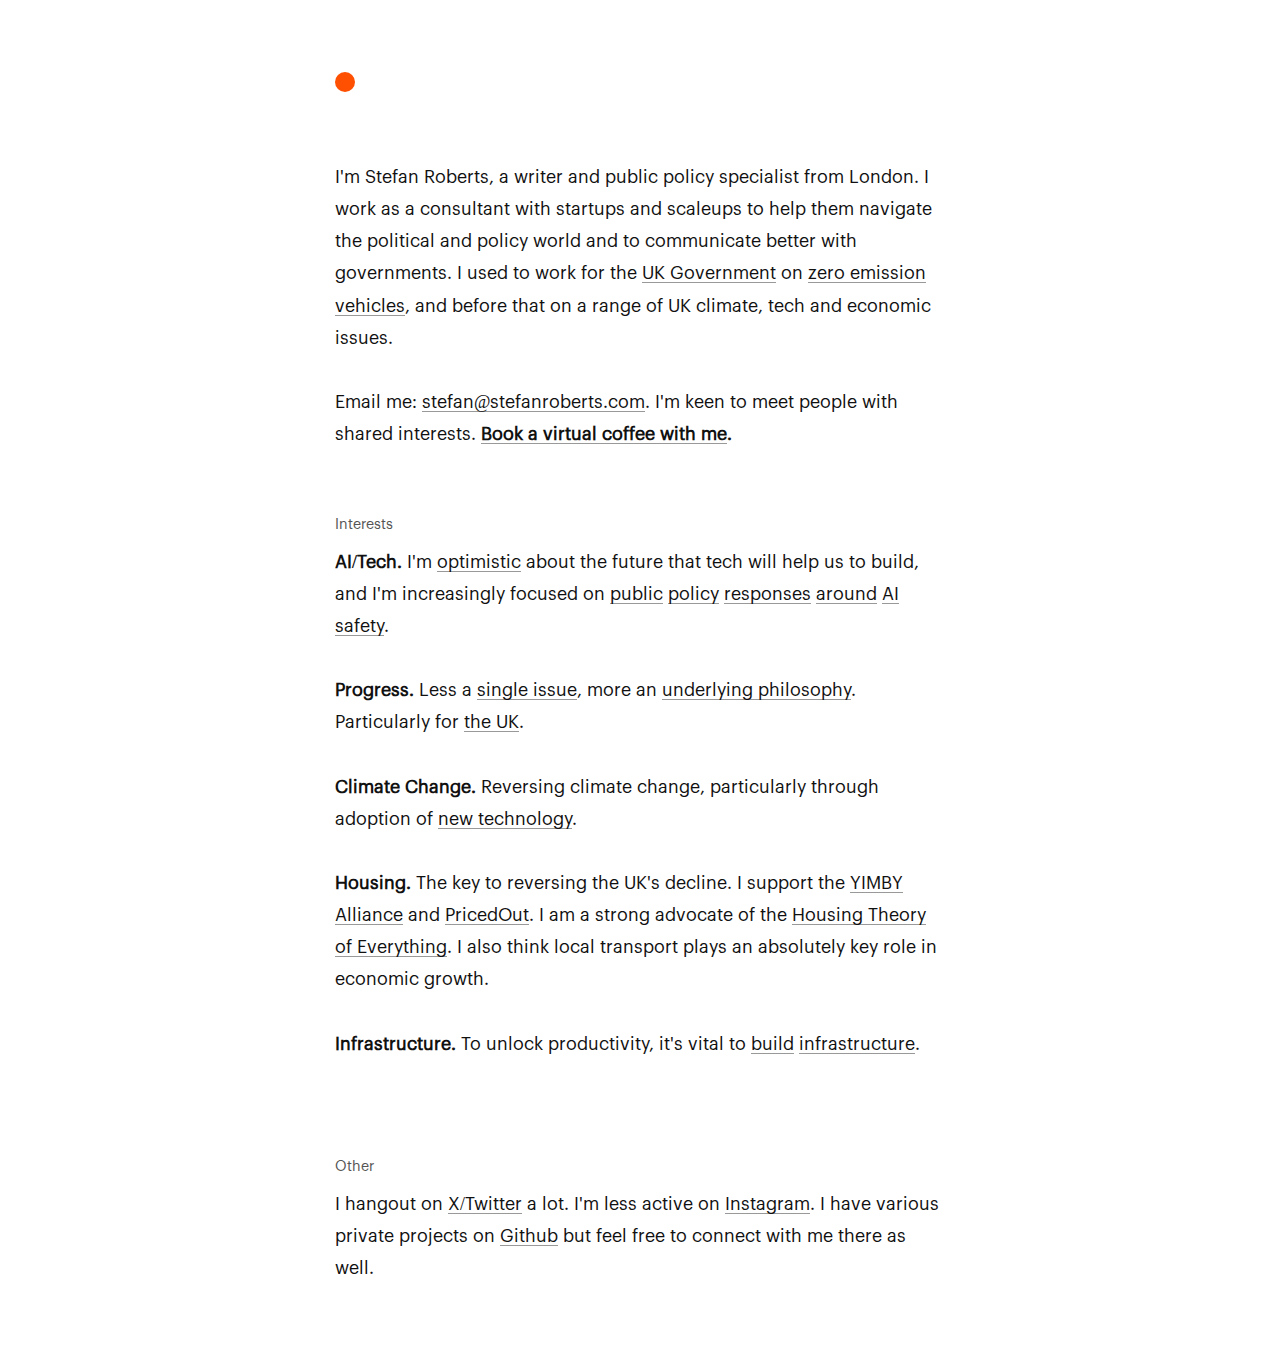
<file: index.html>
<!DOCTYPE html>
<html lang="en">
<head>
    <meta charset="UTF-8">
    <link rel="shortcut icon" href="/assets/favicon.ico">
    <meta name="viewport" content="width=device-width, initial-scale=1.0">
    <link href="/assets/css/app.css" rel="stylesheet">
    <!-- Meta -->
    
    <!-- Cache Control -->
    <meta http-equiv="Cache-Control" content="no-cache, no-store, must-revalidate">
    <meta http-equiv="Pragma" content="no-cache">
    <meta http-equiv="Expires" content="0">


    <!-- Primary Meta Tags -->
    <title>Stefan Roberts</title>
    <meta name="title" content="Stefan Roberts" />
    <meta name="description" content="Policy, tech and progress." />

    <!-- Open Graph / Facebook -->
    <meta property="og:type" content="website" />
    <meta property="og:url" content="https://stefanroberts.com/" />
    <meta property="og:title" content="Stefan Roberts" />
    <meta property="og:description" content="Policy, tech and progress." />
    <meta property="og:image" content="/assets/sr-blog-card.png" />

    <!-- Twitter -->
    <meta property="twitter:card" content="summary_large_image" />
    <meta property="twitter:url" content="https://stefanroberts.com/" />
    <meta property="twitter:title" content="Stefan Roberts" />
    <meta property="twitter:description" content="Policy, tech and progress." />
    <meta property="twitter:image" content="/assets/sr-blog-card.png" />

    <title>Home</title>
</head>
<body>
    <div class="wrap">
    <div class="home-icon-circle"></div>

    
    <p class="section"></p>
    <p><p></p>I'm Stefan Roberts, a writer and public policy specialist from London. I work as a consultant with startups and scaleups to help them navigate the political and policy world and to communicate better with governments. I used to work for the <a href="https://www.gov.uk/government/organisations/office-for-zero-emission-vehicles" target="_blank">UK Government</a> on <a href="https://www.gov.uk/government/news/government-takes-historic-step-towards-net-zero-with-end-of-sale-of-new-petrol-and-diesel-cars-by-2030" target="_blank">zero emission vehicles</a>, and before that on a range of UK climate, tech and economic issues.<br><br>Email me: <a href="mailto:stefan@stefanroberts.com">stefan@stefanroberts.com</a>. I'm keen to meet people with shared interests. <b><a href="https://calendly.com/stefanroberts/virtualcoffee" target="_blank">Book a virtual coffee with me</a>.</b></p></p>
    
    <p class="section">Interests</p>
    <p><p><b>AI/Tech.</b> I'm <a href="https://bigthink.com/the-future/techno-optimism/" target="_blank">optimistic</a> about the future that tech will help us to build, and I'm increasingly focused on <a href="https://arxiv.org/abs/2307.04699" target="_blank">public</a> <a href="https://www.institute.global/insights/politics-and-governance/new-national-purpose-ai-promises-world-leading-future-of-britain" target="_blank">policy</a> <a href="https://api.startupcoalition.io/u/2023/10/The-UKs-AI-Startup-Roadmap-FOR-RELEASE.pdf" target="_blank">responses</a> <a href="https://arxiv.org/abs/2310.20563" target="_blank">around</a> <a href="https://arxiv.org/abs/2310.09217" target="_blank">AI</a> <a href="https://arxiv.org/abs/2307.03718" target="_blank">safety</a>.<br><br>

    <b>Progress.</b> Less a <a href="https://progress.institute/progress-is-a-policy-choice/" target="_blank">single issue</a>, more an <a href="https://www.theatlantic.com/science/archive/2019/07/we-need-new-science-progress/594946/" target="_blank">underlying philosophy</a>. Particularly for <a href="https://tomwestgarth.substack.com/p/reviving-progress-in-the-uk" target="_blank">the UK</a>.<br><br>

    <b>Climate Change.</b> Reversing climate change, particularly through adoption of <a href="https://www.researchgate.net/publication/263372483_Potential_for_Eco-innovation_in_Nine_Sectors_of_the_European_Economy" target="_blank">new technology</a>.<br><br> 

    <b>Housing.</b> The key to reversing the UK's decline. I support the <a href="https://yimbyalliance.org/" target="_blank">YIMBY Alliance</a> and <a href="https://www.pricedout.org.uk/manifesto/" target="_blank">PricedOut</a>. I am a strong advocate of the <a href="https://worksinprogress.co/issue/the-housing-theory-of-everything" target="_blank">Housing Theory of Everything</a>. I also think local transport plays an absolutely key role in economic growth.<br><br>

    <b>Infrastructure.</b> To unlock productivity, it's vital to <a href="https://www.britainremade.co.uk/powerbook" target="_blank">build</a> <a href="https://www.samdumitriu.com/p/why-britain-struggles-to-build-infrastructure" target="_blank">infrastructure</a>.<br><br></p></p>
    
    <p class="section">Other</p>
    <p><p>I hangout on <a href="https://twitter.com/stefanroberts" target="_blank">X/Twitter</a> a lot. I'm less active on <a href="https://www.instagram.com/stefanroberts/" target="_blank">Instagram</a>. I have various private projects on <a href="https://github.com/stefanroberts" target="_blank">Github</a> but feel free to connect with me there as well.</p></p>
    </div>
</body>
</html>
</file>
<file: assets/css/app.css>
article,
aside,
details,
footer,
header,
hgroup,
menu,
nav,
section {
    display: block
}

@font-face {
    font-family: 'Graphik Web Regular';
    src: url('../Graphik-Regular.otf') format('opentype');
}


:root {
    --background: #fff;
    --text: #111111;
    --text-mid: #333333;
    --text-mid-low: #444444;
    --text-low: #555555;
    --line: #999999;
    --f-size: 1rem;
    --scale-s: 0.8;
    --scale-m: 0.96;
    --scale-ml: 0.995;
    --scale-l: 1.2;
    --scale-xl: 1.55;
    --max-width: 560px;
    --line-height-th-content: 1.935;
    --photo-height: 100vh;
}

/* 
Screen  Old     New

250     510     560
500     510     590
1000    545     610
1500    565     640
2000    635     710
2250    685     760

250     1.025   1.05
500     1.05    1.075
1000    1.075   1.115
1500    1.115   1.15
2000    1.25    1.25
2250    1.35    1.35
 */

@media (min-width: 250px) {
    :root {
        --f-size: 1.05rem;
        --max-width: 560px;
    }
}

@media (min-width: 500px) {
    :root {
        --f-size: 1.075rem;
        --max-width: 590px;
    }
}

@media (min-width: 1000px) {
    :root {
        --f-size: 1.115rem;
        --max-width: 610px;
    }
}

@media (min-width: 1500px) {
    :root {
        --f-size: 1.15rem; 
        --max-width: 640px;
    }
}

@media (min-width: 2000px) {
    :root {
        --f-size: 1.25rem;
        --max-width: 710px;
    }
}

@media (min-width: 2250px) {
    :root {
        --f-size: 1.35rem;
        --max-width: 760px;
    }
}

@media (prefers-color-scheme: dark) {
    :root {
        --background: #111;
        --text: #C7C8CA;
        --text-mid-low: #a2a2a2;
        --text-mid: #a4a6a8;
        --text-low: #737476;
        --line: #656565;
    }
}

::selection {
    background: var(--text);
    color: var(--background);
}

body {
    line-height: 1.8;
    display: flex;
    justify-content: center;
    font-family: "Graphik Web Regular", "Iowan Old Style", "Iowan", "Charter", "Palatino Linotype", "Palatino", "Book Antiqua", "Palatino LT STD", Times New Roman, serif;
    font-size: var(--f-size);
    color: var(--text);
    background: var(--background);
    -webkit-font-smoothing: antialiased;
    -moz-osx-font-smoothing: grayscale;
    overflow-x: hidden;
    font-kerning: normal;
}

p {
    margin: 0;
    padding: 0;
}

.wrap {
    position: relative;
    width: 90%;
    max-width: var(--max-width);
    margin: 5vw;
}




/* LINKS  */

a {
    color: var(--text);
    text-decoration: none;
    border-bottom: 1px solid var(--line);
}

a:hover {
    border-bottom: 1px solid var(--text);
}

.a-undecorated {
    color: var(--text-low);
    text-decoration: none !important;
    border-bottom: none;
}

.a-undecorated:hover {
    color: var(--text);
    border-bottom: none;
}

.a-disabled {
    pointer-events: none;
}



/* SECTION */

.section {
    padding-top: 10%;
    padding-bottom: 1.5%;
    font-size: calc(var(--f-size) * var(--scale-s));
    color: var(--text-low);
}

.section-right {
    padding-top: 10%;
    padding-bottom: 1.5%;
    font-size: calc(var(--f-size) * var(--scale-s));
    color: var(--text-low);
    text-align: right;
}



/* UNIQUE */

.home-icon-circle {
    /* Or #FF2E00 - more dark */
    background-color: #FF4F00;
    width: 20px;
    height: 20px;
    border-radius: 50%;
}

.svg {
    width: 0.75rem;
    height: 0.75rem;
    display: inline;
    margin-top: 2rem;
}




/* ALL THOUGHTS */


.thought {
    display: flex;
    color: var(--text);
}

.thought:hover .post-spacer {
    border-bottom: 1px solid var(--text);
}

.post-spacer {
    margin-right: .5rem;
    margin-left: .5rem;
    height: 1px;
    border: none;
    border-bottom: 1px dotted var(--text-mid);
    flex: 1 0 1rem;
    opacity: 0.25;
    align-self: flex-end;
    margin-bottom: 0.55rem;
}




/* INDIVIDUAL THOUGHTS */
h1,
h2, 
h3 {
    font-weight: normal;
}

.th-heading {
    font-size: calc(var(--f-size) * var(--scale-xl));
    padding-top: 10%;
    color: var(--text);
}

.th-content {
    font-size: calc(var(--f-size) * var(--scale-ml));
    padding-top: 5%;
    line-height: var(--line-height-th-content);
    color: var(--text-mid-low);
}


.wrap-thought p + p {
    padding-top: 15px;
    text-indent: 1.5em;
}


/* FOOTER */

.thoughts-footer {
    display: flex;
    padding-top: 15%;
    padding-bottom: 15%;
    color: var(--text-low);
}

.p-footer {
    font-size: calc(var(--f-size) * var(--scale-s));
    color: var(--text-low);
}

.p-footer:hover {
    color: var(--text);
}



/* BLOCK QUOTES */


blockquote + p {
    text-indent: 1.5em;
}

blockquote {
    margin-left: 0;
    margin-top: 2rem;
    margin-bottom: 2rem;
    border-left: 1.5px solid var(--text-mid);
}

blockquote p {
    font-size: calc(var(--f-size) * var(--scale-m));
    margin-left: 1rem;
}


/* PHOTOS */

.grid-container {
    margin: 0;
}

figure {
    margin: 0;
    padding: 0;
    display: flex;
}

.img-wrap {
    display: flex;
    height: var(--photo-height);
    justify-content: center;
    align-items: center;
    flex-direction: column;
    margin-bottom: 30px;
}

.img-post {
    display: flex;
    height: 70vh;
    justify-content: center;
    align-items: center;
    flex-direction: column;
    margin-top: 50px;
    margin-bottom: 50px;
}

img {
    max-width: 85%; 
    max-height: 85%;
}

figcaption {
    max-width: calc(100% - 15%);
    padding-top: 15px;
    color: var(--text-low);
    font-style: italic;
    font-size: calc(var(--f-size) * var(--scale-s));
}


/* Works with >1000px screen size but not for mobile */
/* Upload photos only on the photos page */

/* .post-img {
    max-width: 100%; 
    max-height: 100%;
}

.post-img-wrap {
    display: flex;
    height: calc(var(--photo-height) * 0.85);
    justify-content: center;
    align-items: center;
    flex-direction: column;
    margin-left: 50px;
    margin-right: 50px;
} */
</file>
